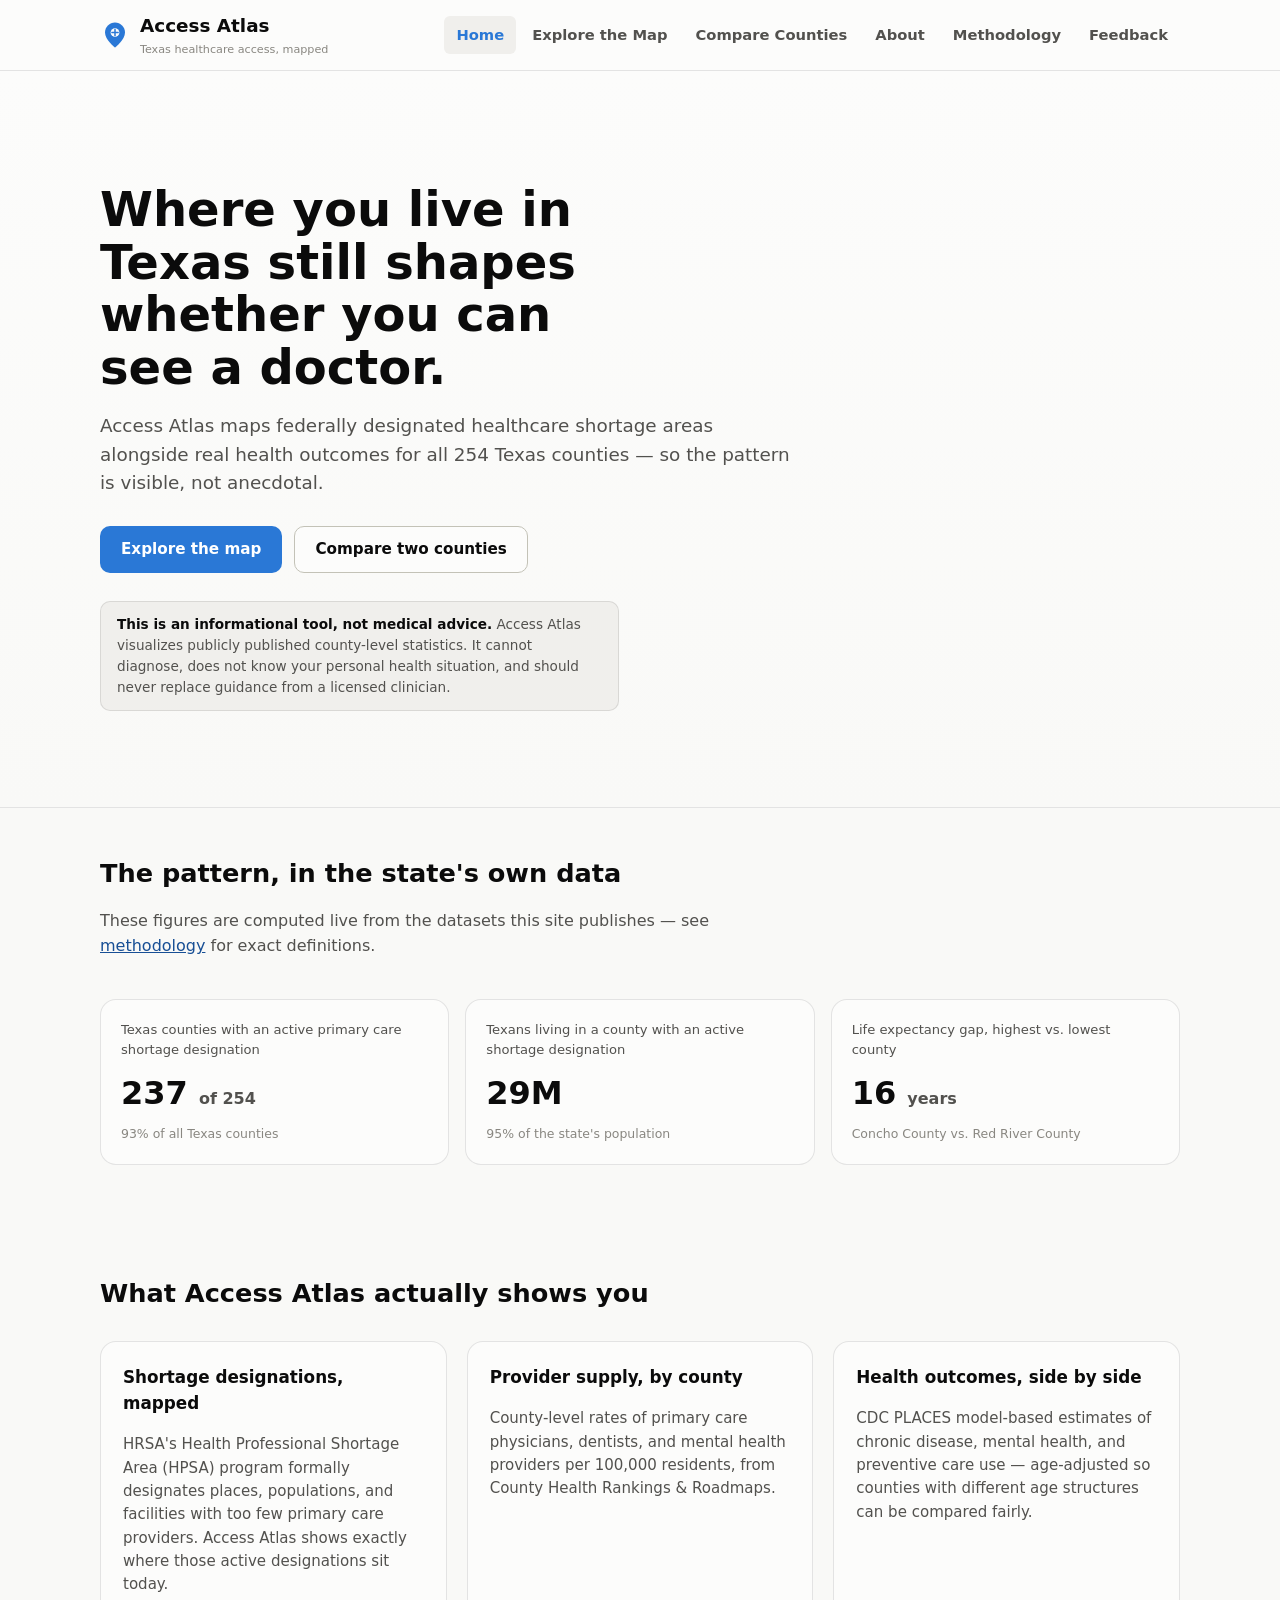
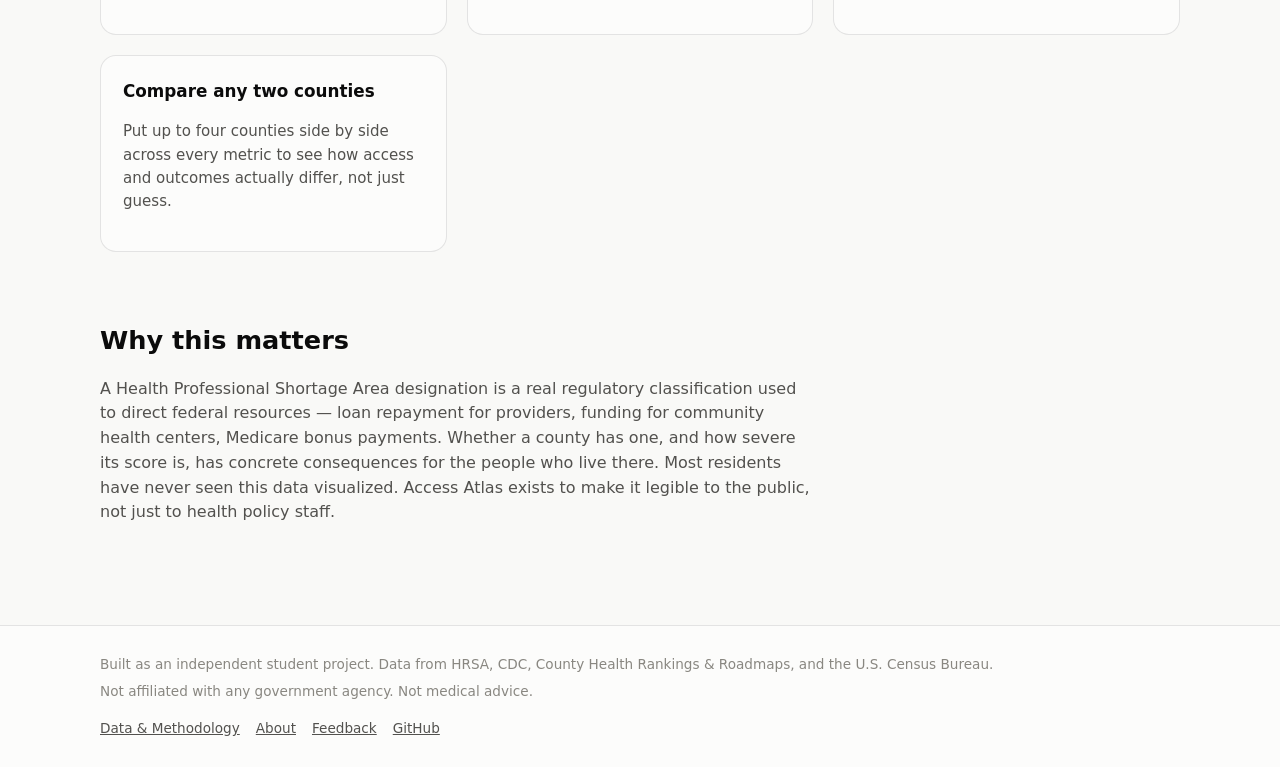
<file: docs/index.html>
<!doctype html>
<html lang="en">
<head>
<meta charset="utf-8">
<meta name="viewport" content="width=device-width, initial-scale=1">
<title>Access Atlas — Mapping Healthcare Access Across Texas</title>
<meta name="description" content="Access Atlas maps healthcare shortage areas, provider supply, and health outcomes across all 254 Texas counties using public HRSA, CDC, and County Health Rankings data.">
<link rel="icon" href="assets/logo.svg" type="image/svg+xml">
<link rel="stylesheet" href="css/styles.css">
</head>
<body>
<a class="skip-link" href="#main">Skip to content</a>

<header class="site-header">
  <div class="wrap">
    <a class="brand" href="index.html">
      <img src="assets/logo.svg" alt="">
      <span>Access Atlas<span class="tag">Texas healthcare access, mapped</span></span>
    </a>
    <nav class="main-nav" aria-label="Primary">
      <a href="index.html" aria-current="page">Home</a>
      <a href="explore.html">Explore the Map</a>
      <a href="compare.html">Compare Counties</a>
      <a href="about.html">About</a>
      <a href="methodology.html">Methodology</a>
      <a href="feedback.html">Feedback</a>
    </nav>
  </div>
</header>

<main id="main">
  <section class="hero">
    <div class="wrap">
      <h1>Where you live in Texas still shapes whether you can see a doctor.</h1>
      <p class="lede">Access Atlas maps federally designated healthcare shortage areas alongside real health outcomes for all 254 Texas counties — so the pattern is visible, not anecdotal.</p>
      <div class="cta-row">
        <a class="btn btn-primary" href="explore.html">Explore the map</a>
        <a class="btn btn-secondary" href="compare.html">Compare two counties</a>
      </div>
      <div class="disclaimer-banner">
        <strong>This is an informational tool, not medical advice.</strong> Access Atlas visualizes publicly published county-level statistics. It cannot diagnose, does not know your personal health situation, and should never replace guidance from a licensed clinician.
      </div>
    </div>
  </section>

  <section class="tight">
    <div class="wrap">
      <div class="section-head">
        <h2>The pattern, in the state's own data</h2>
        <p>These figures are computed live from the datasets this site publishes — see <a href="methodology.html">methodology</a> for exact definitions.</p>
      </div>
      <div class="stat-row" id="stat-row" aria-live="polite">
        <div class="stat-tile"><div class="label">Loading current statistics…</div></div>
      </div>
    </div>
  </section>

  <section class="tight">
    <div class="wrap">
      <div class="section-head">
        <h2>What Access Atlas actually shows you</h2>
      </div>
      <div class="card-grid">
        <div class="card">
          <h3>Shortage designations, mapped</h3>
          <p>HRSA's Health Professional Shortage Area (HPSA) program formally designates places, populations, and facilities with too few primary care providers. Access Atlas shows exactly where those active designations sit today.</p>
        </div>
        <div class="card">
          <h3>Provider supply, by county</h3>
          <p>County-level rates of primary care physicians, dentists, and mental health providers per 100,000 residents, from County Health Rankings &amp; Roadmaps.</p>
        </div>
        <div class="card">
          <h3>Health outcomes, side by side</h3>
          <p>CDC PLACES model-based estimates of chronic disease, mental health, and preventive care use — age-adjusted so counties with different age structures can be compared fairly.</p>
        </div>
        <div class="card">
          <h3>Compare any two counties</h3>
          <p>Put up to four counties side by side across every metric to see how access and outcomes actually differ, not just guess.</p>
        </div>
      </div>
    </div>
  </section>

  <section class="tight">
    <div class="wrap">
      <div class="section-head">
        <h2>Why this matters</h2>
        <p class="text-muted" style="max-width:70ch;">
          A Health Professional Shortage Area designation is a real regulatory
          classification used to direct federal resources — loan repayment for
          providers, funding for community health centers, Medicare bonus
          payments. Whether a county has one, and how severe its score is,
          has concrete consequences for the people who live there. Most
          residents have never seen this data visualized. Access Atlas exists
          to make it legible to the public, not just to health policy staff.
        </p>
      </div>
    </div>
  </section>
</main>

<footer class="site-footer">
  <div class="wrap">
    <div>
      <p style="margin:0 0 6px;">Built as an independent student project. Data from HRSA, CDC, County Health Rankings &amp; Roadmaps, and the U.S. Census Bureau.</p>
      <p style="margin:0;">Not affiliated with any government agency. Not medical advice.</p>
    </div>
    <div class="footer-links">
      <a href="methodology.html">Data &amp; Methodology</a>
      <a href="about.html">About</a>
      <a href="feedback.html">Feedback</a>
      <a href="https://github.com/ammaarahmedcolleyville/access-atlas" id="repo-link">GitHub</a>
    </div>
  </div>
</footer>

<script src="js/app.js"></script>
<script>
(async () => {
  const el = document.getElementById("stat-row");
  try {
    const counties = await AccessAtlas.loadCounties();
    const n = counties.length;
    const shortageCounties = counties.filter(c => c.hpsa_active_count > 0);
    const totalPop = counties.reduce((s, c) => s + (c.population || 0), 0);
    const popInShortage = shortageCounties.reduce((s, c) => s + (c.population || 0), 0);
    const withLE = counties.filter(c => c.life_expectancy_years);
    const maxLE = withLE.reduce((a, b) => a.life_expectancy_years > b.life_expectancy_years ? a : b);
    const minLE = withLE.reduce((a, b) => a.life_expectancy_years < b.life_expectancy_years ? a : b);
    const gap = (maxLE.life_expectancy_years - minLE.life_expectancy_years).toFixed(0);

    el.innerHTML = "";
    const tiles = [
      { label: "Texas counties with an active primary care shortage designation", value: `${shortageCounties.length} <small>of ${n}</small>`, note: `${Math.round(shortageCounties.length / n * 100)}% of all Texas counties` },
      { label: "Texans living in a county with an active shortage designation", value: `${Math.round(popInShortage / 1e6)}M`, note: `${Math.round(popInShortage / totalPop * 100)}% of the state's population` },
      { label: "Life expectancy gap, highest vs. lowest county", value: `${gap} <small>years</small>`, note: `${maxLE.county_name} County vs. ${minLE.county_name} County` },
    ];
    for (const t of tiles) {
      const div = document.createElement("div");
      div.className = "stat-tile";
      div.innerHTML = `<div class="label"></div><div class="value"></div><div class="note"></div>`;
      div.querySelector(".label").textContent = t.label;
      div.querySelector(".value").innerHTML = t.value;
      div.querySelector(".note").textContent = t.note;
      el.appendChild(div);
    }
  } catch (e) {
    el.innerHTML = '<div class="stat-tile"><div class="label">Statistics unavailable — data failed to load.</div></div>';
    console.error(e);
  }
})();
</script>
</body>
</html>
</file>
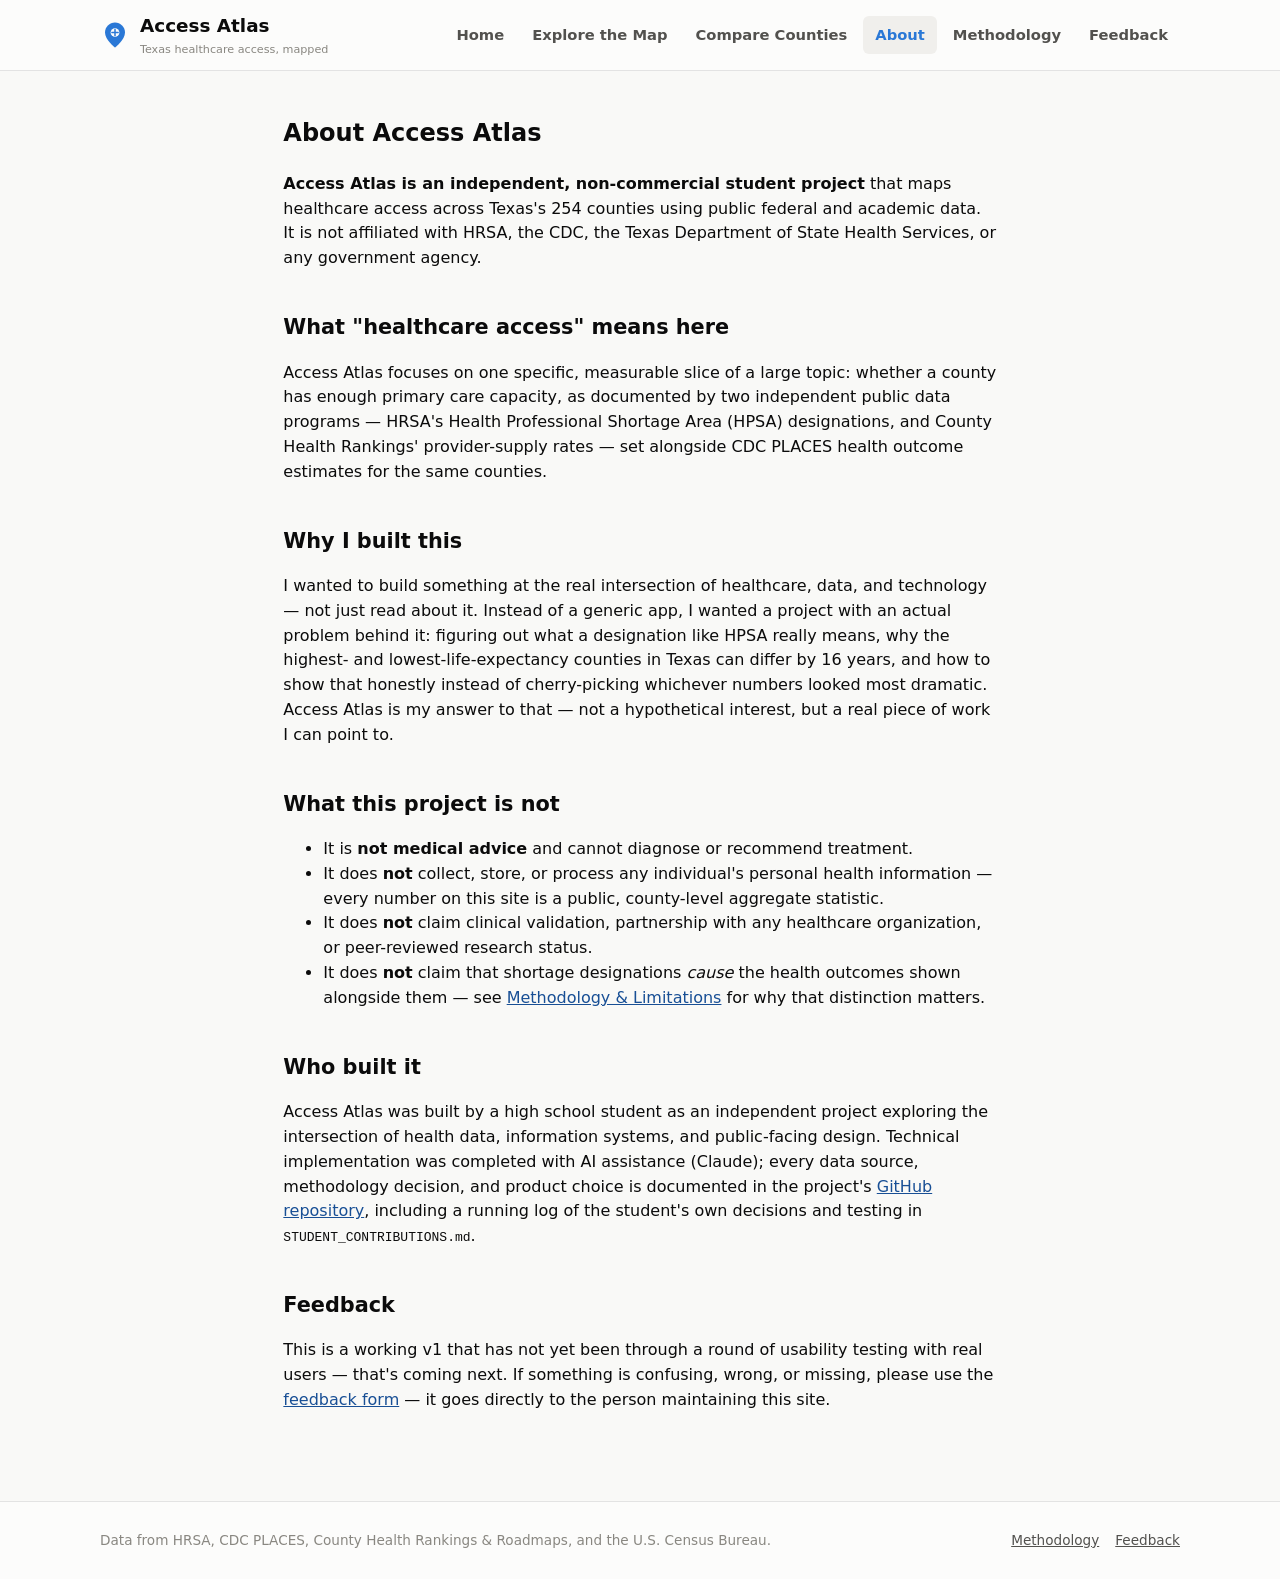
<file: docs/about.html>
<!doctype html>
<html lang="en">
<head>
<meta charset="utf-8">
<meta name="viewport" content="width=device-width, initial-scale=1">
<title>About — Access Atlas</title>
<meta name="description" content="What Access Atlas is, who built it, why it exists, and what it is not.">
<link rel="icon" href="assets/logo.svg" type="image/svg+xml">
<link rel="stylesheet" href="css/styles.css">
</head>
<body>
<a class="skip-link" href="#main">Skip to content</a>

<header class="site-header">
  <div class="wrap">
    <a class="brand" href="index.html">
      <img src="assets/logo.svg" alt="">
      <span>Access Atlas<span class="tag">Texas healthcare access, mapped</span></span>
    </a>
    <nav class="main-nav" aria-label="Primary">
      <a href="index.html">Home</a>
      <a href="explore.html">Explore the Map</a>
      <a href="compare.html">Compare Counties</a>
      <a href="about.html" aria-current="page">About</a>
      <a href="methodology.html">Methodology</a>
      <a href="feedback.html">Feedback</a>
    </nav>
  </div>
</header>

<main id="main">
  <section class="tight">
    <div class="wrap prose">
      <h1>About Access Atlas</h1>

      <p><strong>Access Atlas is an independent, non-commercial student project</strong> that maps healthcare access across Texas's 254 counties using public federal and academic data. It is not affiliated with HRSA, the CDC, the Texas Department of State Health Services, or any government agency.</p>

      <h2>What "healthcare access" means here</h2>
      <p>Access Atlas focuses on one specific, measurable slice of a large topic: whether a county has enough primary care capacity, as documented by two independent public data programs — HRSA's Health Professional Shortage Area (HPSA) designations, and County Health Rankings' provider-supply rates — set alongside CDC PLACES health outcome estimates for the same counties.</p>

      <h2 id="why-i-built-this">Why I built this</h2>
      <p>
        I wanted to build something at the real intersection of healthcare, data, and technology — not just read about it. Instead of a generic app, I wanted a project with an actual problem behind it: figuring out what a designation like HPSA really means, why the highest- and lowest-life-expectancy counties in Texas can differ by 16 years, and how to show that honestly instead of cherry-picking whichever numbers looked most dramatic. Access Atlas is my answer to that — not a hypothetical interest, but a real piece of work I can point to.
      </p>

      <h2>What this project is not</h2>
      <ul>
        <li>It is <strong>not medical advice</strong> and cannot diagnose or recommend treatment.</li>
        <li>It does <strong>not</strong> collect, store, or process any individual's personal health information — every number on this site is a public, county-level aggregate statistic.</li>
        <li>It does <strong>not</strong> claim clinical validation, partnership with any healthcare organization, or peer-reviewed research status.</li>
        <li>It does <strong>not</strong> claim that shortage designations <em>cause</em> the health outcomes shown alongside them — see <a href="methodology.html#limitations">Methodology &amp; Limitations</a> for why that distinction matters.</li>
      </ul>

      <h2>Who built it</h2>
      <p>Access Atlas was built by a high school student as an independent project exploring the intersection of health data, information systems, and public-facing design. Technical implementation was completed with AI assistance (Claude); every data source, methodology decision, and product choice is documented in the project's <a href="https://github.com/ammaarahmedcolleyville/access-atlas">GitHub repository</a>, including a running log of the student's own decisions and testing in <code>STUDENT_CONTRIBUTIONS.md</code>.</p>

      <h2>Feedback</h2>
      <p>This is a working v1 that has not yet been through a round of usability testing with real users — that's coming next. If something is confusing, wrong, or missing, please use the <a href="feedback.html">feedback form</a> — it goes directly to the person maintaining this site.</p>
    </div>
  </section>
</main>

<footer class="site-footer">
  <div class="wrap">
    <div><p style="margin:0;">Data from HRSA, CDC PLACES, County Health Rankings &amp; Roadmaps, and the U.S. Census Bureau.</p></div>
    <div class="footer-links"><a href="methodology.html">Methodology</a><a href="feedback.html">Feedback</a></div>
  </div>
</footer>
</body>
</html>
</file>
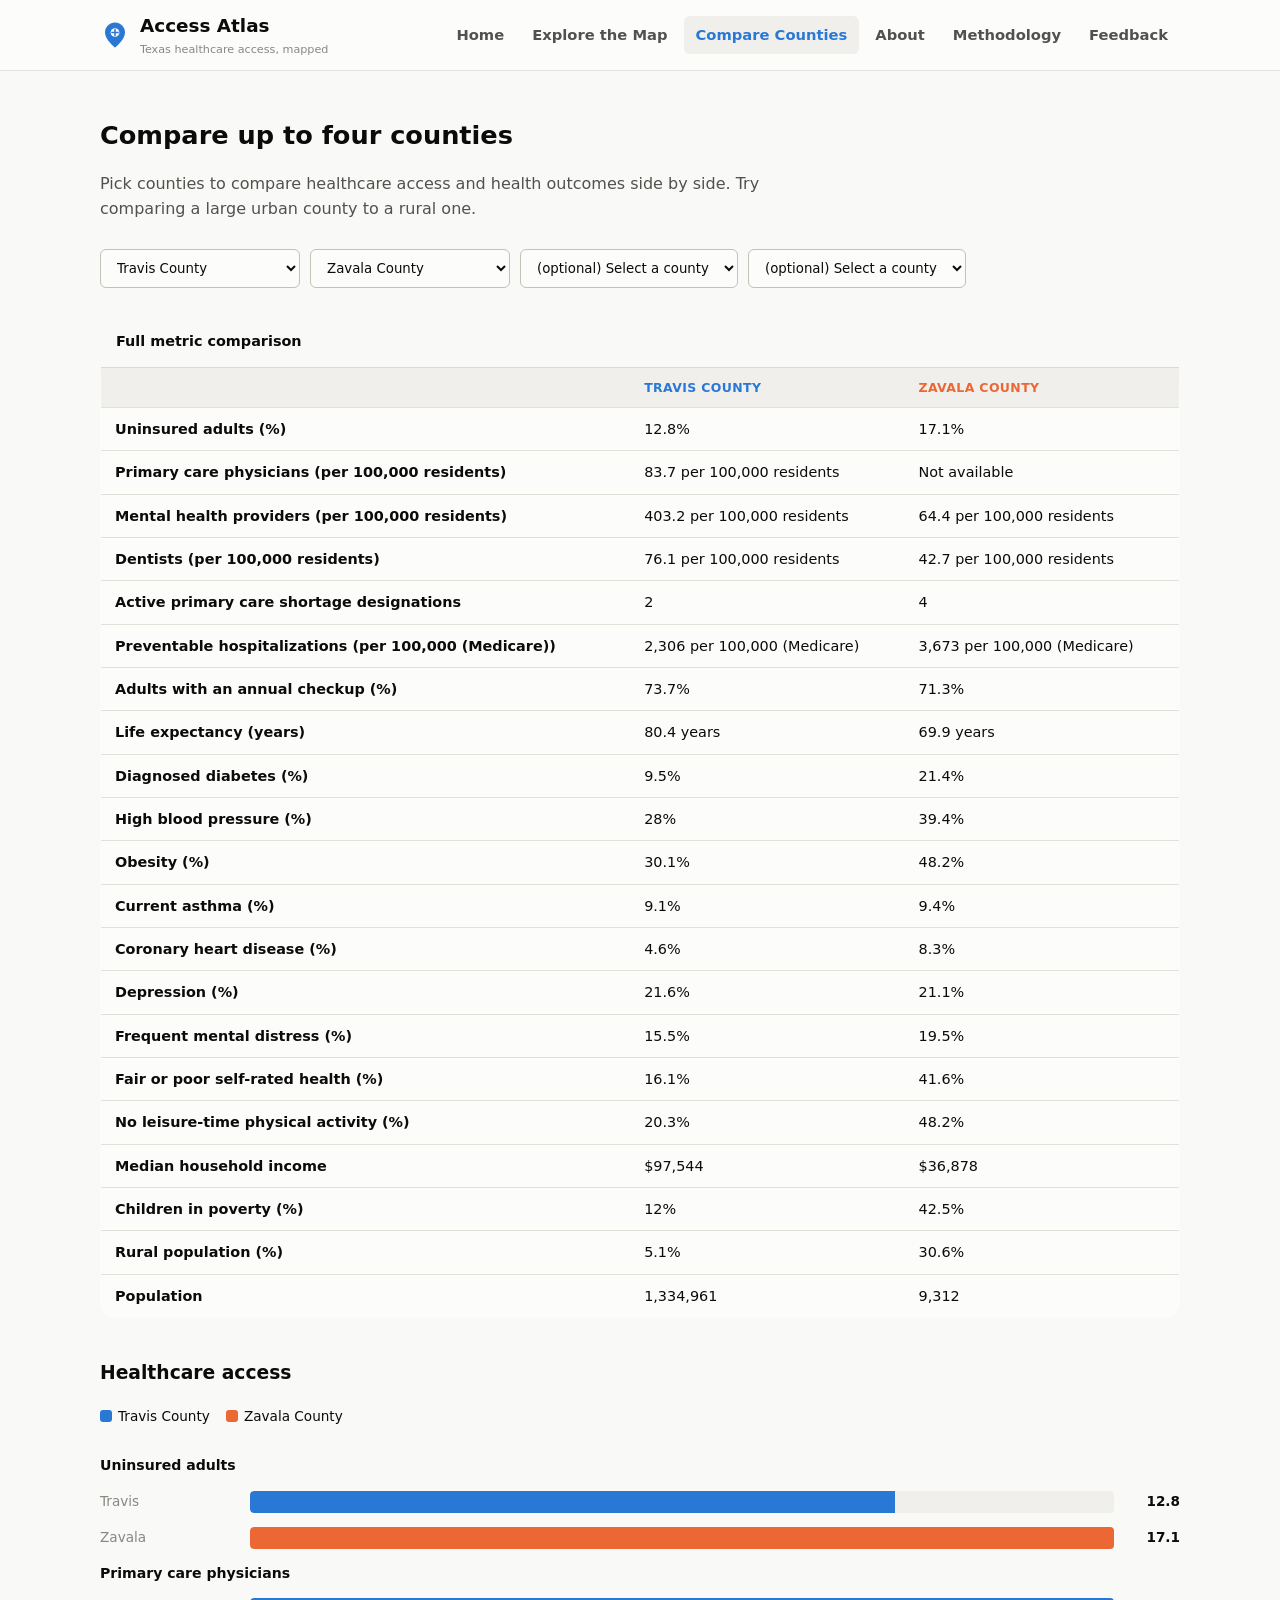
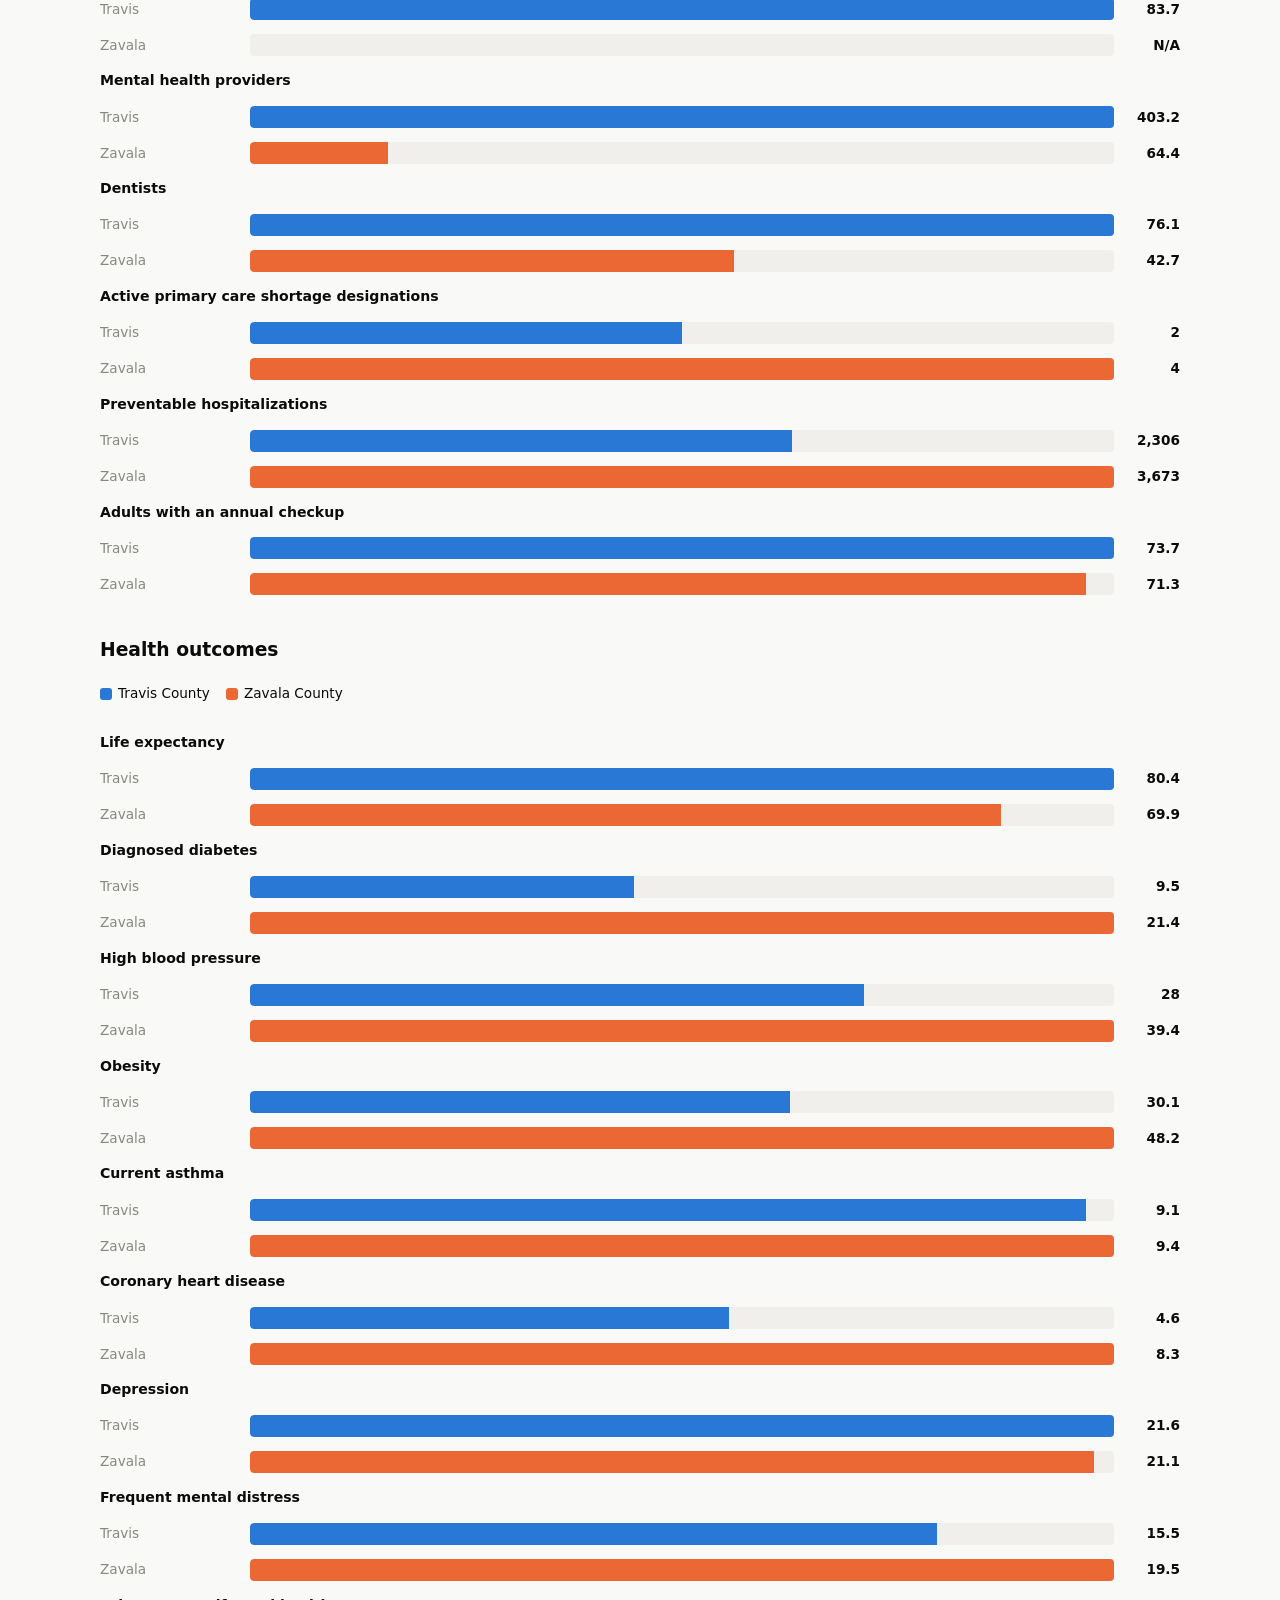
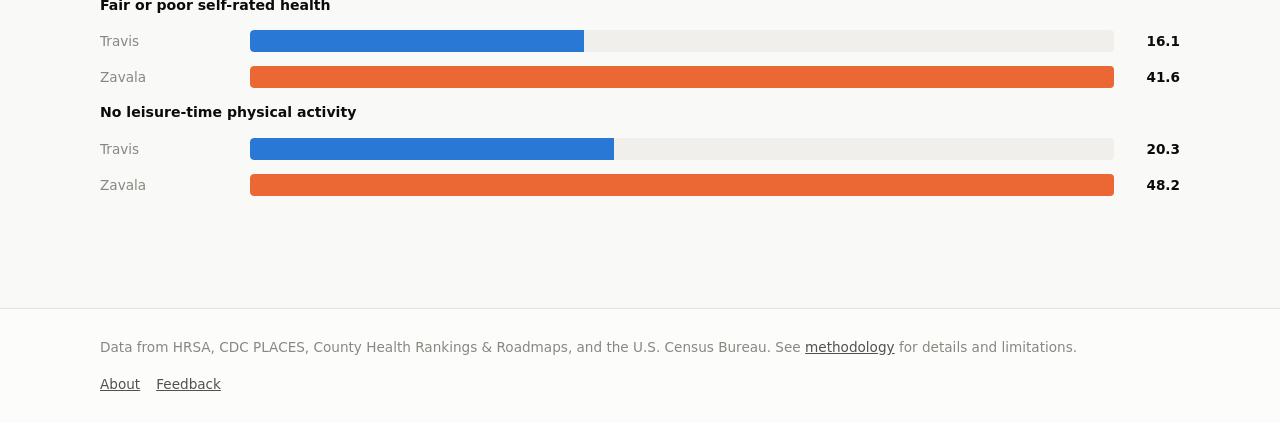
<file: docs/compare.html>
<!doctype html>
<html lang="en">
<head>
<meta charset="utf-8">
<meta name="viewport" content="width=device-width, initial-scale=1">
<title>Compare Counties — Access Atlas</title>
<meta name="description" content="Compare healthcare access and health outcomes across up to four Texas counties, side by side.">
<link rel="icon" href="assets/logo.svg" type="image/svg+xml">
<link rel="stylesheet" href="css/styles.css">
</head>
<body>
<a class="skip-link" href="#main">Skip to content</a>

<header class="site-header">
  <div class="wrap">
    <a class="brand" href="index.html">
      <img src="assets/logo.svg" alt="">
      <span>Access Atlas<span class="tag">Texas healthcare access, mapped</span></span>
    </a>
    <nav class="main-nav" aria-label="Primary">
      <a href="index.html">Home</a>
      <a href="explore.html">Explore the Map</a>
      <a href="compare.html" aria-current="page">Compare Counties</a>
      <a href="about.html">About</a>
      <a href="methodology.html">Methodology</a>
      <a href="feedback.html">Feedback</a>
    </nav>
  </div>
</header>

<main id="main">
  <section class="tight">
    <div class="wrap">
      <div class="section-head">
        <h2>Compare up to four counties</h2>
        <p>Pick counties to compare healthcare access and health outcomes side by side. Try comparing a large urban county to a rural one.</p>
      </div>

      <div class="compare-picker" id="picker" role="group" aria-label="County selectors"></div>

      <div id="results" aria-live="polite"></div>
    </div>
  </section>
</main>

<footer class="site-footer">
  <div class="wrap">
    <div><p style="margin:0;">Data from HRSA, CDC PLACES, County Health Rankings &amp; Roadmaps, and the U.S. Census Bureau. See <a href="methodology.html">methodology</a> for details and limitations.</p></div>
    <div class="footer-links"><a href="about.html">About</a><a href="feedback.html">Feedback</a></div>
  </div>
</footer>

<script src="js/app.js"></script>
<script src="js/compare.js"></script>
</body>
</html>
</file>
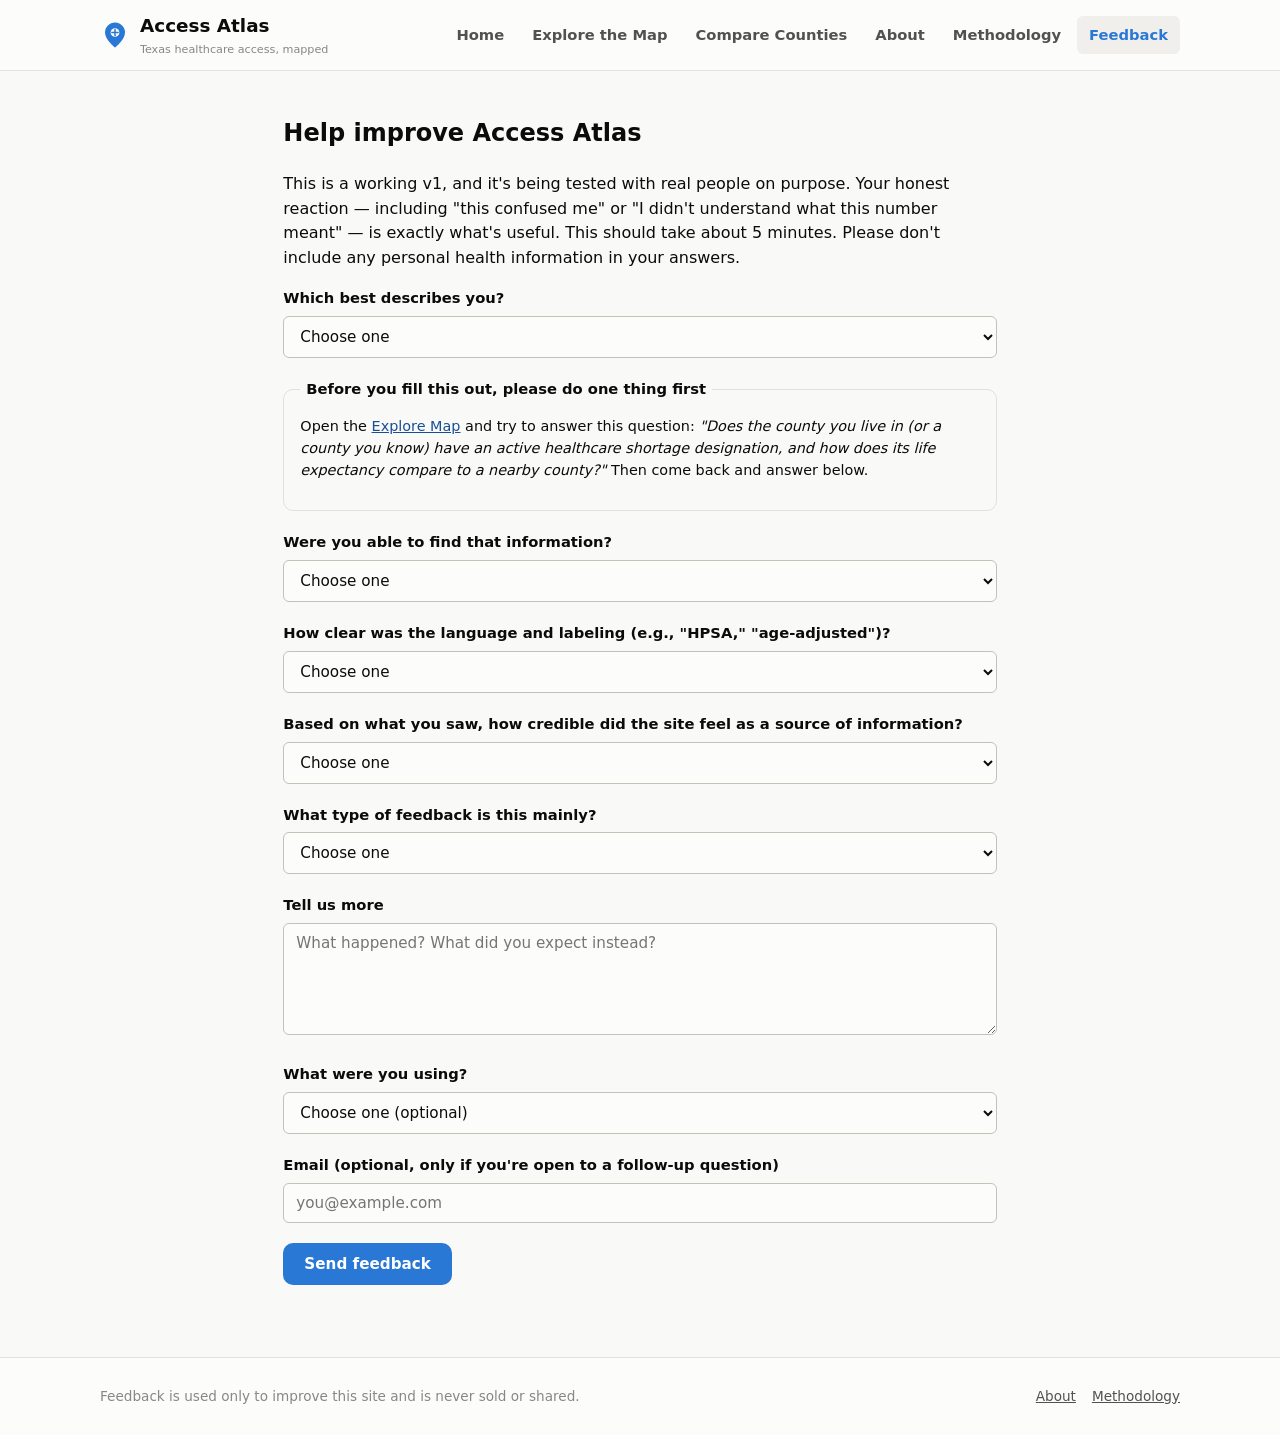
<file: docs/feedback.html>
<!doctype html>
<html lang="en">
<head>
<meta charset="utf-8">
<meta name="viewport" content="width=device-width, initial-scale=1">
<title>Feedback — Access Atlas</title>
<meta name="description" content="Share usability feedback on Access Atlas.">
<link rel="icon" href="assets/logo.svg" type="image/svg+xml">
<link rel="stylesheet" href="css/styles.css">
</head>
<body>
<a class="skip-link" href="#main">Skip to content</a>

<header class="site-header">
  <div class="wrap">
    <a class="brand" href="index.html">
      <img src="assets/logo.svg" alt="">
      <span>Access Atlas<span class="tag">Texas healthcare access, mapped</span></span>
    </a>
    <nav class="main-nav" aria-label="Primary">
      <a href="index.html">Home</a>
      <a href="explore.html">Explore the Map</a>
      <a href="compare.html">Compare Counties</a>
      <a href="about.html">About</a>
      <a href="methodology.html">Methodology</a>
      <a href="feedback.html" aria-current="page">Feedback</a>
    </nav>
  </div>
</header>

<main id="main">
  <section class="tight">
    <div class="wrap prose">
      <h1>Help improve Access Atlas</h1>
      <p>This is a working v1, and it's being tested with real people on purpose. Your honest reaction — including "this confused me" or "I didn't understand what this number meant" — is exactly what's useful. This should take about 5 minutes. Please don't include any personal health information in your answers.</p>

      <form id="feedback-form" action="https://formspree.io/f/meaqdnlz" method="POST">
        <div class="form-field">
          <label for="role">Which best describes you?</label>
          <select id="role" name="role" required>
            <option value="">Choose one</option>
            <option>Texas resident, general public</option>
            <option>Student</option>
            <option>Healthcare professional or student</option>
            <option>Public health / policy background</option>
            <option>Software / data background</option>
            <option>Other</option>
          </select>
        </div>

        <fieldset>
          <legend>Before you fill this out, please do one thing first</legend>
          <p style="margin-top:0;font-size:0.9rem;">Open the <a href="explore.html" target="_blank" rel="noopener">Explore Map</a> and try to answer this question: <em>"Does the county you live in (or a county you know) have an active healthcare shortage designation, and how does its life expectancy compare to a nearby county?"</em> Then come back and answer below.</p>
        </fieldset>

        <div class="form-field">
          <label for="task-success">Were you able to find that information?</label>
          <select id="task-success" name="task_success" required>
            <option value="">Choose one</option>
            <option>Yes, easily</option>
            <option>Yes, but it took some effort</option>
            <option>No, I couldn't find it</option>
          </select>
        </div>

        <div class="form-field">
          <label for="clarity">How clear was the language and labeling (e.g., "HPSA," "age-adjusted")?</label>
          <select id="clarity" name="clarity_rating" required>
            <option value="">Choose one</option>
            <option>Very clear</option>
            <option>Mostly clear</option>
            <option>Somewhat confusing</option>
            <option>Very confusing</option>
          </select>
        </div>

        <div class="form-field">
          <label for="trust">Based on what you saw, how credible did the site feel as a source of information?</label>
          <select id="trust" name="trust_rating" required>
            <option value="">Choose one</option>
            <option>Very credible</option>
            <option>Somewhat credible</option>
            <option>Not very credible</option>
            <option>Not sure</option>
          </select>
        </div>

        <div class="form-field">
          <label for="feedback-type">What type of feedback is this mainly?</label>
          <select id="feedback-type" name="feedback_type" required>
            <option value="">Choose one</option>
            <option>Something was confusing</option>
            <option>Something looked broken / didn't work</option>
            <option>Suggestion for a new feature</option>
            <option>Accessibility issue (e.g., hard to read, keyboard/screen reader trouble)</option>
            <option>General praise or comment</option>
            <option>Other</option>
          </select>
        </div>

        <div class="form-field">
          <label for="details">Tell us more</label>
          <textarea id="details" name="details" rows="5" placeholder="What happened? What did you expect instead?" required></textarea>
        </div>

        <div class="form-field">
          <label for="device">What were you using?</label>
          <select id="device" name="device">
            <option value="">Choose one (optional)</option>
            <option>Phone</option>
            <option>Laptop / desktop</option>
            <option>Tablet</option>
          </select>
        </div>

        <div class="form-field">
          <label for="email">Email (optional, only if you're open to a follow-up question)</label>
          <input type="email" id="email" name="email" placeholder="you@example.com">
        </div>

        <button type="submit" class="btn btn-primary">Send feedback</button>
      </form>
    </div>
  </section>
</main>

<footer class="site-footer">
  <div class="wrap">
    <div><p style="margin:0;">Feedback is used only to improve this site and is never sold or shared.</p></div>
    <div class="footer-links"><a href="about.html">About</a><a href="methodology.html">Methodology</a></div>
  </div>
</footer>
</body>
</html>
</file>
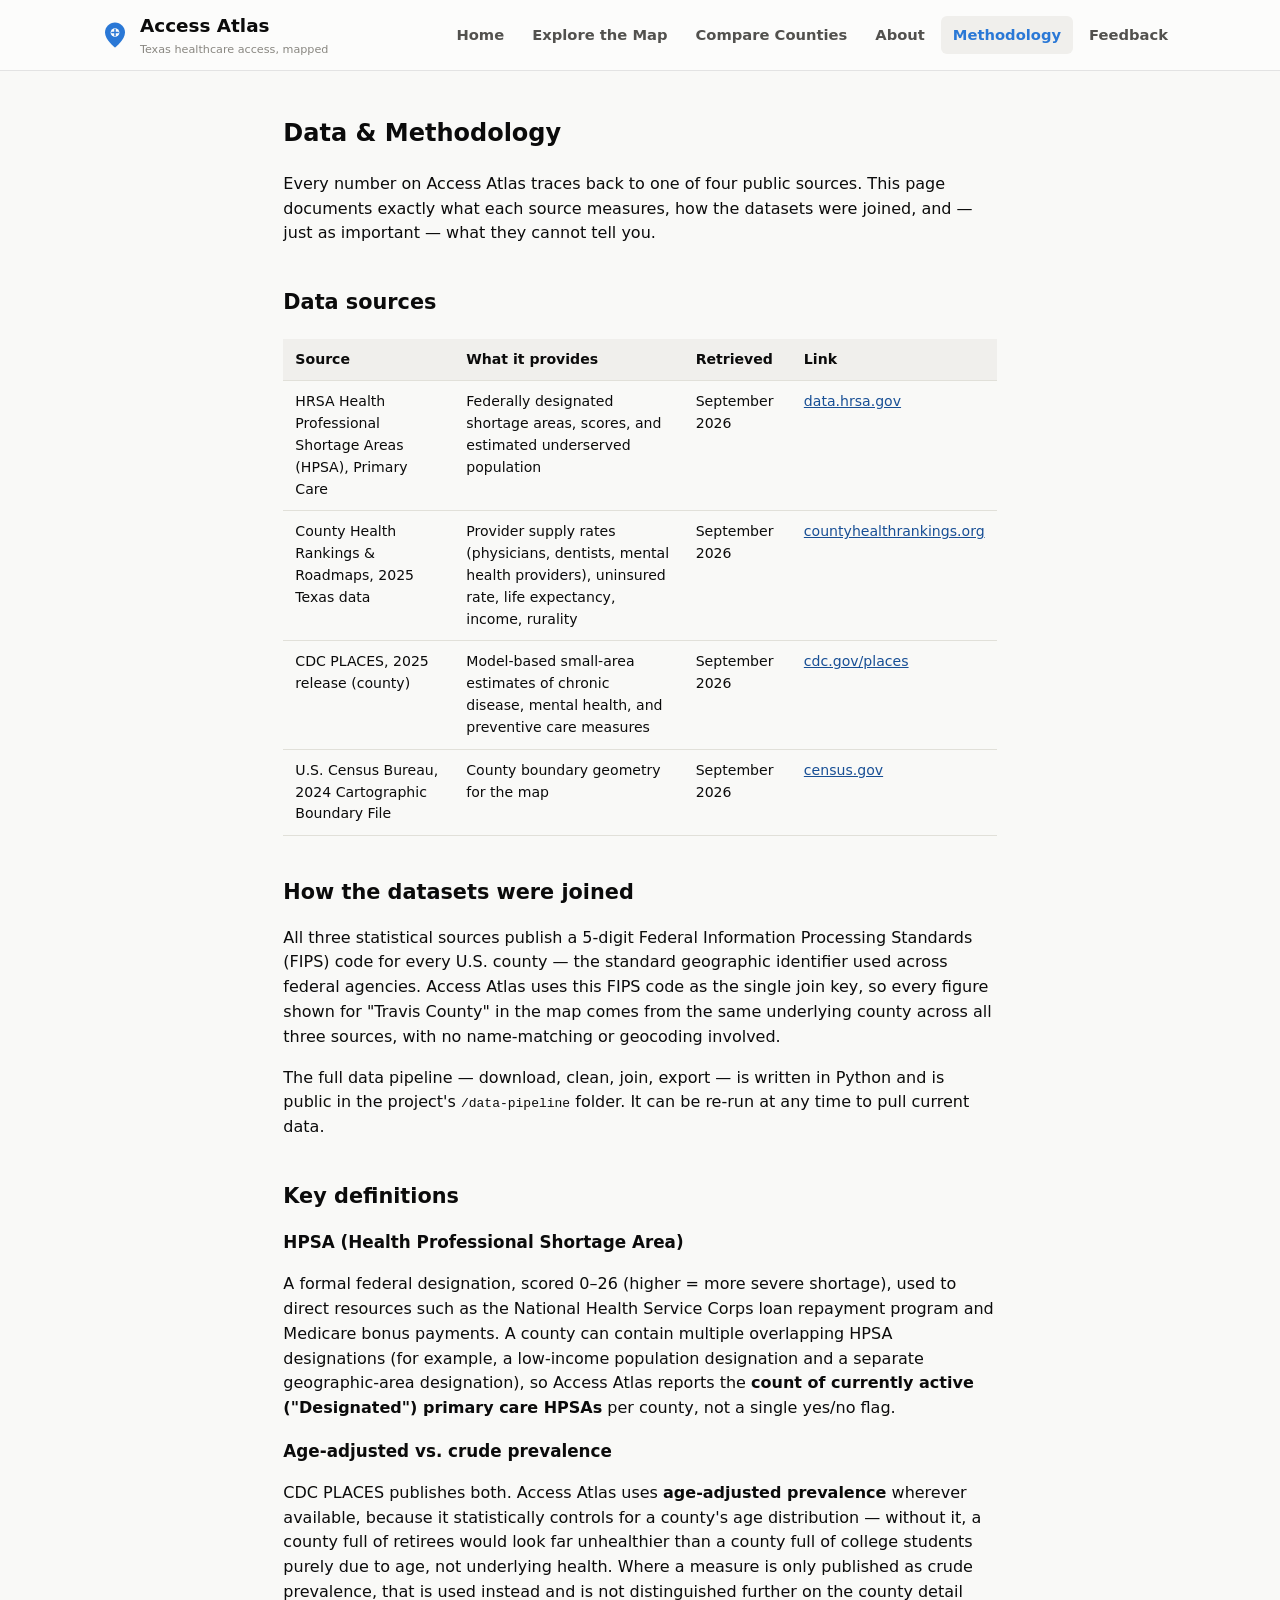
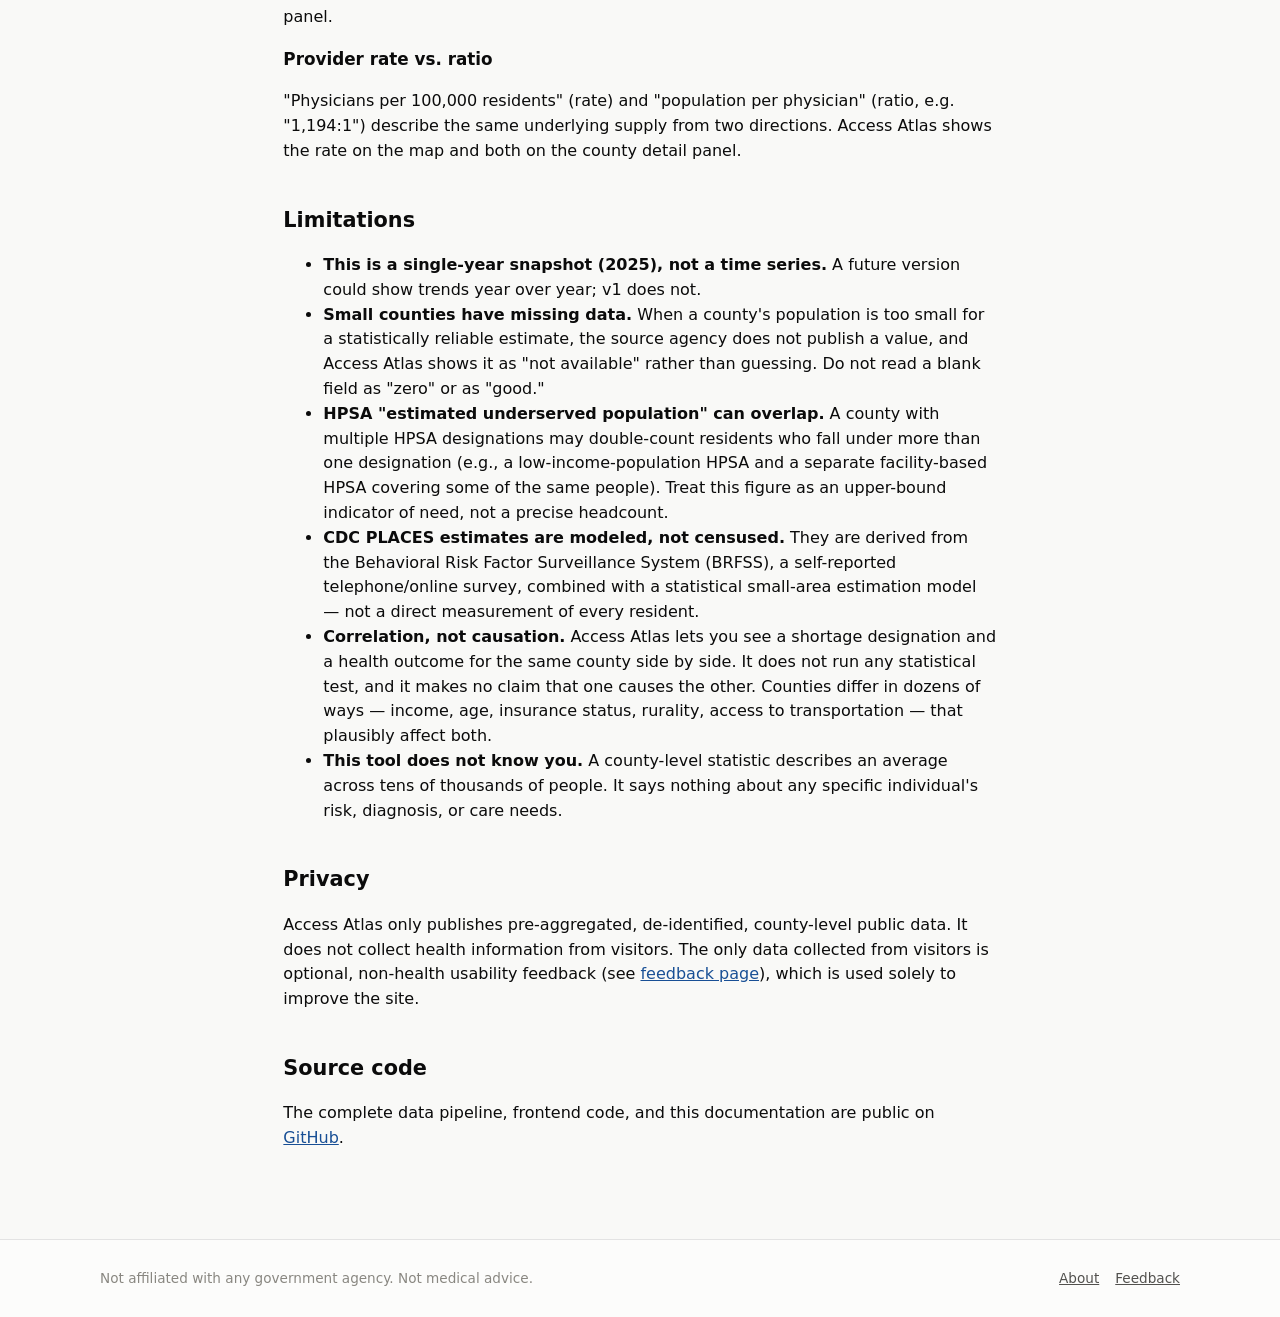
<file: docs/methodology.html>
<!doctype html>
<html lang="en">
<head>
<meta charset="utf-8">
<meta name="viewport" content="width=device-width, initial-scale=1">
<title>Data &amp; Methodology — Access Atlas</title>
<meta name="description" content="Data sources, definitions, cleaning methodology, and known limitations behind Access Atlas.">
<link rel="icon" href="assets/logo.svg" type="image/svg+xml">
<link rel="stylesheet" href="css/styles.css">
</head>
<body>
<a class="skip-link" href="#main">Skip to content</a>

<header class="site-header">
  <div class="wrap">
    <a class="brand" href="index.html">
      <img src="assets/logo.svg" alt="">
      <span>Access Atlas<span class="tag">Texas healthcare access, mapped</span></span>
    </a>
    <nav class="main-nav" aria-label="Primary">
      <a href="index.html">Home</a>
      <a href="explore.html">Explore the Map</a>
      <a href="compare.html">Compare Counties</a>
      <a href="about.html">About</a>
      <a href="methodology.html" aria-current="page">Methodology</a>
      <a href="feedback.html">Feedback</a>
    </nav>
  </div>
</header>

<main id="main">
  <section class="tight">
    <div class="wrap prose">
      <h1>Data &amp; Methodology</h1>
      <p>Every number on Access Atlas traces back to one of four public sources. This page documents exactly what each source measures, how the datasets were joined, and — just as important — what they cannot tell you.</p>

      <h2>Data sources</h2>
      <table class="source-table">
        <thead><tr><th>Source</th><th>What it provides</th><th>Retrieved</th><th>Link</th></tr></thead>
        <tbody>
          <tr>
            <td>HRSA Health Professional Shortage Areas (HPSA), Primary Care</td>
            <td>Federally designated shortage areas, scores, and estimated underserved population</td>
            <td>September 2026</td>
            <td><a href="https://data.hrsa.gov/topics/health-workforce/shortage-areas">data.hrsa.gov</a></td>
          </tr>
          <tr>
            <td>County Health Rankings &amp; Roadmaps, 2025 Texas data</td>
            <td>Provider supply rates (physicians, dentists, mental health providers), uninsured rate, life expectancy, income, rurality</td>
            <td>September 2026</td>
            <td><a href="https://www.countyhealthrankings.org/health-data/texas">countyhealthrankings.org</a></td>
          </tr>
          <tr>
            <td>CDC PLACES, 2025 release (county)</td>
            <td>Model-based small-area estimates of chronic disease, mental health, and preventive care measures</td>
            <td>September 2026</td>
            <td><a href="https://www.cdc.gov/places/">cdc.gov/places</a></td>
          </tr>
          <tr>
            <td>U.S. Census Bureau, 2024 Cartographic Boundary File</td>
            <td>County boundary geometry for the map</td>
            <td>September 2026</td>
            <td><a href="https://www.census.gov/geographies/mapping-files/time-series/geo/carto-boundary-file.html">census.gov</a></td>
          </tr>
        </tbody>
      </table>

      <h2>How the datasets were joined</h2>
      <p>All three statistical sources publish a 5-digit Federal Information Processing Standards (FIPS) code for every U.S. county — the standard geographic identifier used across federal agencies. Access Atlas uses this FIPS code as the single join key, so every figure shown for "Travis County" in the map comes from the same underlying county across all three sources, with no name-matching or geocoding involved.</p>
      <p>The full data pipeline — download, clean, join, export — is written in Python and is public in the project's <code>/data-pipeline</code> folder. It can be re-run at any time to pull current data.</p>

      <h2>Key definitions</h2>
      <h3>HPSA (Health Professional Shortage Area)</h3>
      <p>A formal federal designation, scored 0–26 (higher = more severe shortage), used to direct resources such as the National Health Service Corps loan repayment program and Medicare bonus payments. A county can contain multiple overlapping HPSA designations (for example, a low-income population designation and a separate geographic-area designation), so Access Atlas reports the <strong>count of currently active ("Designated") primary care HPSAs</strong> per county, not a single yes/no flag.</p>
      <h3>Age-adjusted vs. crude prevalence</h3>
      <p>CDC PLACES publishes both. Access Atlas uses <strong>age-adjusted prevalence</strong> wherever available, because it statistically controls for a county's age distribution — without it, a county full of retirees would look far unhealthier than a county full of college students purely due to age, not underlying health. Where a measure is only published as crude prevalence, that is used instead and is not distinguished further on the county detail panel.</p>
      <h3>Provider rate vs. ratio</h3>
      <p>"Physicians per 100,000 residents" (rate) and "population per physician" (ratio, e.g. "1,194:1") describe the same underlying supply from two directions. Access Atlas shows the rate on the map and both on the county detail panel.</p>

      <h2 id="limitations">Limitations</h2>
      <ul>
        <li><strong>This is a single-year snapshot (2025), not a time series.</strong> A future version could show trends year over year; v1 does not.</li>
        <li><strong>Small counties have missing data.</strong> When a county's population is too small for a statistically reliable estimate, the source agency does not publish a value, and Access Atlas shows it as "not available" rather than guessing. Do not read a blank field as "zero" or as "good."</li>
        <li><strong>HPSA "estimated underserved population" can overlap.</strong> A county with multiple HPSA designations may double-count residents who fall under more than one designation (e.g., a low-income-population HPSA and a separate facility-based HPSA covering some of the same people). Treat this figure as an upper-bound indicator of need, not a precise headcount.</li>
        <li><strong>CDC PLACES estimates are modeled, not censused.</strong> They are derived from the Behavioral Risk Factor Surveillance System (BRFSS), a self-reported telephone/online survey, combined with a statistical small-area estimation model — not a direct measurement of every resident.</li>
        <li><strong>Correlation, not causation.</strong> Access Atlas lets you see a shortage designation and a health outcome for the same county side by side. It does not run any statistical test, and it makes no claim that one causes the other. Counties differ in dozens of ways — income, age, insurance status, rurality, access to transportation — that plausibly affect both.</li>
        <li><strong>This tool does not know you.</strong> A county-level statistic describes an average across tens of thousands of people. It says nothing about any specific individual's risk, diagnosis, or care needs.</li>
      </ul>

      <h2>Privacy</h2>
      <p>Access Atlas only publishes pre-aggregated, de-identified, county-level public data. It does not collect health information from visitors. The only data collected from visitors is optional, non-health usability feedback (see <a href="feedback.html">feedback page</a>), which is used solely to improve the site.</p>

      <h2>Source code</h2>
      <p>The complete data pipeline, frontend code, and this documentation are public on <a href="https://github.com/ammaarahmedcolleyville/access-atlas">GitHub</a>.</p>
    </div>
  </section>
</main>

<footer class="site-footer">
  <div class="wrap">
    <div><p style="margin:0;">Not affiliated with any government agency. Not medical advice.</p></div>
    <div class="footer-links"><a href="about.html">About</a><a href="feedback.html">Feedback</a></div>
  </div>
</footer>
</body>
</html>
</file>
<file: docs/css/styles.css>
/* ==========================================================================
   Access Atlas - Design tokens
   Palette: validated colorblind-safe default (see /documentation/BRANDING.md)
   ========================================================================== */
:root {
  color-scheme: light;
  --surface-1: #fcfcfb;
  --surface-2: #f9f9f7;
  --surface-3: #f0efec;
  --text-primary: #0b0b0b;
  --text-secondary: #52514e;
  --text-muted: #898781;
  --gridline: #e1e0d9;
  --border: rgba(11, 11, 11, 0.1);
  --border-strong: #c3c2b7;

  --brand: #2a78d6;          /* primary blue - trust, calm, healthcare-appropriate */
  --brand-dark: #184f95;
  --accent: #eb6834;         /* orange - CTAs, highlights */
  --aqua: #1baf7a;

  --status-good: #0ca30c;
  --status-warning: #fab219;
  --status-serious: #ec835a;
  --status-critical: #d03b3b;

  /* sequential blue ramp, light -> dark (magnitude encoding) */
  --seq-100: #cde2fb;
  --seq-200: #9ec5f4;
  --seq-300: #6da7ec;
  --seq-400: #3987e5;
  --seq-500: #256abf;
  --seq-600: #184f95;
  --seq-700: #0d366b;

  --radius-sm: 6px;
  --radius-md: 10px;
  --radius-lg: 16px;
  --font-sans: system-ui, -apple-system, "Segoe UI", sans-serif;
  --max-width: 1120px;
}

@media (prefers-color-scheme: dark) {
  :root:not([data-theme="light"]) {
    color-scheme: dark;
    --surface-1: #1a1a19;
    --surface-2: #0d0d0d;
    --surface-3: #232322;
    --text-primary: #ffffff;
    --text-secondary: #c3c2b7;
    --text-muted: #898781;
    --gridline: #2c2c2a;
    --border: rgba(255, 255, 255, 0.1);
    --border-strong: #383835;
    --brand: #3987e5;
    --brand-dark: #86b6ef;
  }
}
:root[data-theme="dark"] {
  color-scheme: dark;
  --surface-1: #1a1a19;
  --surface-2: #0d0d0d;
  --surface-3: #232322;
  --text-primary: #ffffff;
  --text-secondary: #c3c2b7;
  --text-muted: #898781;
  --gridline: #2c2c2a;
  --border: rgba(255, 255, 255, 0.1);
  --border-strong: #383835;
  --brand: #3987e5;
  --brand-dark: #86b6ef;
}

* { box-sizing: border-box; }
html { scroll-behavior: smooth; }
body {
  margin: 0;
  font-family: var(--font-sans);
  background: var(--surface-2);
  color: var(--text-primary);
  line-height: 1.55;
}
img { max-width: 100%; }
a { color: var(--brand-dark); }
a:hover { text-decoration: none; }

.skip-link {
  position: absolute;
  left: -9999px;
  top: 0;
  background: var(--brand);
  color: #fff;
  padding: 10px 16px;
  z-index: 1000;
  border-radius: 0 0 var(--radius-sm) 0;
}
.skip-link:focus { left: 0; }

/* ---------- layout ---------- */
.wrap {
  max-width: var(--max-width);
  margin: 0 auto;
  padding-inline: 20px;
}

/* ---------- header / nav ---------- */
.site-header {
  border-bottom: 1px solid var(--border);
  background: var(--surface-1);
  position: sticky;
  top: 0;
  z-index: 50;
}
.site-header .wrap {
  display: flex;
  align-items: center;
  justify-content: space-between;
  padding-block: 12px;
  gap: 16px;
  flex-wrap: wrap;
}
.brand {
  display: flex;
  align-items: center;
  gap: 10px;
  font-weight: 700;
  font-size: 1.15rem;
  color: var(--text-primary);
  text-decoration: none;
}
.brand img { width: 30px; height: 30px; }
.brand .tag {
  display: block;
  font-weight: 400;
  font-size: 0.7rem;
  color: var(--text-muted);
}
.main-nav {
  display: flex;
  gap: 4px;
  flex-wrap: wrap;
}
.main-nav a {
  color: var(--text-secondary);
  text-decoration: none;
  font-size: 0.92rem;
  font-weight: 600;
  padding: 8px 12px;
  border-radius: var(--radius-sm);
}
.main-nav a:hover { background: var(--surface-3); }
.main-nav a[aria-current="page"] {
  color: var(--brand);
  background: var(--surface-3);
}

/* ---------- buttons ---------- */
.btn {
  display: inline-flex;
  align-items: center;
  gap: 8px;
  padding: 11px 20px;
  border-radius: var(--radius-md);
  font-weight: 700;
  font-size: 0.95rem;
  text-decoration: none;
  border: 1px solid transparent;
  cursor: pointer;
  font-family: inherit;
}
.btn-primary { background: var(--brand); color: #fff; }
.btn-primary:hover { background: var(--brand-dark); }
.btn-secondary {
  background: var(--surface-1);
  color: var(--text-primary);
  border-color: var(--border-strong);
}
.btn-secondary:hover { background: var(--surface-3); }

/* ---------- hero ---------- */
.hero {
  background: linear-gradient(180deg, var(--surface-1), var(--surface-2));
  border-bottom: 1px solid var(--border);
}
.hero .wrap { padding-block: 64px 48px; }
.hero h1 {
  font-size: clamp(2rem, 4.5vw, 3rem);
  line-height: 1.1;
  margin: 0 0 18px;
  max-width: 16ch;
}
.hero p.lede {
  font-size: 1.15rem;
  color: var(--text-secondary);
  max-width: 60ch;
  margin: 0 0 28px;
}
.hero .cta-row { display: flex; gap: 12px; flex-wrap: wrap; margin-bottom: 8px;}
.disclaimer-banner {
  background: var(--surface-3);
  border: 1px solid var(--border);
  border-radius: var(--radius-md);
  padding: 12px 16px;
  font-size: 0.85rem;
  color: var(--text-secondary);
  margin-top: 28px;
  max-width: 60ch;
}
.disclaimer-banner strong { color: var(--text-primary); }

/* ---------- stat tiles ---------- */
.stat-row {
  display: grid;
  grid-template-columns: repeat(auto-fit, minmax(220px, 1fr));
  gap: 16px;
  margin-block: 40px;
}
.stat-tile {
  background: var(--surface-1);
  border: 1px solid var(--border);
  border-radius: var(--radius-lg);
  padding: 20px;
}
.stat-tile .label {
  font-size: 0.82rem;
  color: var(--text-secondary);
  margin-bottom: 8px;
}
.stat-tile .value {
  font-size: 2rem;
  font-weight: 700;
  font-variant-numeric: proportional-nums;
}
.stat-tile .value small { font-size: 1rem; font-weight: 600; color: var(--text-secondary); }
.stat-tile .note { font-size: 0.78rem; color: var(--text-muted); margin-top: 6px; }

/* ---------- sections / cards ---------- */
section { padding-block: 48px; }
section.tight { padding-block: 24px; }
.section-head { max-width: 70ch; margin-bottom: 28px; }
.section-head h2 { font-size: 1.6rem; margin-bottom: 10px; }
.section-head p { color: var(--text-secondary); }

.card-grid {
  display: grid;
  grid-template-columns: repeat(auto-fit, minmax(260px, 1fr));
  gap: 20px;
}
.card {
  background: var(--surface-1);
  border: 1px solid var(--border);
  border-radius: var(--radius-lg);
  padding: 22px;
}
.card h3 { margin-top: 0; font-size: 1.05rem; }
.card p { color: var(--text-secondary); font-size: 0.94rem; }

/* ---------- footer ---------- */
.site-footer {
  border-top: 1px solid var(--border);
  background: var(--surface-1);
  margin-top: 48px;
}
.site-footer .wrap {
  padding-block: 28px;
  display: flex;
  justify-content: space-between;
  flex-wrap: wrap;
  gap: 16px;
  font-size: 0.85rem;
  color: var(--text-muted);
}
.site-footer a { color: var(--text-secondary); }
.footer-links { display: flex; gap: 16px; flex-wrap: wrap; }

/* ---------- explore page: map + panel ---------- */
.explore-layout {
  display: grid;
  grid-template-columns: minmax(0, 1fr) 340px;
  gap: 20px;
  align-items: start;
}
@media (max-width: 860px) {
  .explore-layout { grid-template-columns: 1fr; }
}
.map-panel {
  background: var(--surface-1);
  border: 1px solid var(--border);
  border-radius: var(--radius-lg);
  overflow: hidden;
}
#map { height: 640px; width: 100%; background: var(--surface-3); }
.map-toolbar {
  display: flex;
  gap: 10px;
  flex-wrap: wrap;
  align-items: center;
  padding: 14px 16px;
  border-bottom: 1px solid var(--border);
}
.map-toolbar label { font-size: 0.82rem; color: var(--text-secondary); font-weight: 600; }
.map-toolbar select,
.map-toolbar input[type="search"] {
  font-family: inherit;
  padding: 8px 10px;
  border-radius: var(--radius-sm);
  border: 1px solid var(--border-strong);
  background: var(--surface-1);
  color: var(--text-primary);
  font-size: 0.88rem;
}
.map-toolbar .field { display: flex; flex-direction: column; gap: 4px; }
.map-legend {
  padding: 12px 16px;
  border-top: 1px solid var(--border);
  font-size: 0.78rem;
  color: var(--text-secondary);
}
.legend-ramp { display: flex; height: 12px; border-radius: 4px; overflow: hidden; margin: 6px 0; }
.legend-ramp span { flex: 1; }
.legend-labels { display: flex; justify-content: space-between; }

.detail-panel {
  background: var(--surface-1);
  border: 1px solid var(--border);
  border-radius: var(--radius-lg);
  padding: 20px;
  position: sticky;
  top: 76px;
  max-height: 80vh;
  overflow-y: auto;
}
.detail-panel h2 { margin-top: 0; font-size: 1.2rem; }
.detail-panel .empty-state { color: var(--text-muted); font-size: 0.92rem; }
.metric-list { list-style: none; margin: 0; padding: 0; }
.metric-list li {
  display: flex;
  justify-content: space-between;
  gap: 10px;
  padding: 9px 0;
  border-bottom: 1px solid var(--gridline);
  font-size: 0.88rem;
}
.metric-list li:last-child { border-bottom: none; }
.metric-list .m-label { color: var(--text-secondary); }
.metric-list .m-value { font-weight: 700; font-variant-numeric: tabular-nums; }
.badge {
  display: inline-block;
  padding: 3px 9px;
  border-radius: 999px;
  font-size: 0.72rem;
  font-weight: 700;
}
.badge-critical { background: color-mix(in srgb, var(--status-critical) 18%, transparent); color: var(--status-critical); }
.badge-serious { background: color-mix(in srgb, var(--status-serious) 22%, transparent); color: #9a4a26; }
.badge-good { background: color-mix(in srgb, var(--status-good) 18%, transparent); color: var(--status-good); }

/* leaflet tooltip override */
.county-tooltip {
  background: var(--surface-1) !important;
  color: var(--text-primary) !important;
  border: 1px solid var(--border) !important;
  border-radius: var(--radius-sm) !important;
  font-family: var(--font-sans) !important;
  font-size: 0.82rem !important;
  box-shadow: 0 2px 10px rgba(0,0,0,0.12) !important;
}

/* ---------- compare page ---------- */
.compare-picker {
  display: flex;
  gap: 10px;
  flex-wrap: wrap;
  margin-bottom: 28px;
}
.compare-picker select {
  font-family: inherit;
  padding: 10px 12px;
  border-radius: var(--radius-sm);
  border: 1px solid var(--border-strong);
  background: var(--surface-1);
  color: var(--text-primary);
  min-width: 200px;
}
table.compare-table {
  width: 100%;
  border-collapse: collapse;
  background: var(--surface-1);
  border: 1px solid var(--border);
  border-radius: var(--radius-lg);
  overflow: hidden;
  font-size: 0.9rem;
}
table.compare-table caption { text-align: left; padding: 14px 16px; font-weight: 700; }
table.compare-table th, table.compare-table td {
  padding: 10px 14px;
  border-bottom: 1px solid var(--gridline);
  text-align: left;
  font-variant-numeric: tabular-nums;
}
table.compare-table thead th {
  background: var(--surface-3);
  font-size: 0.78rem;
  text-transform: uppercase;
  letter-spacing: 0.03em;
  color: var(--text-secondary);
}
.bar-chart-row { margin-block: 40px; }
.bar-chart { display: flex; flex-direction: column; gap: 14px; }
.bar-chart-item { display: grid; grid-template-columns: 140px 1fr auto; align-items: center; gap: 10px; font-size: 0.85rem; }
.bar-track { background: var(--surface-3); border-radius: 4px; height: 22px; position: relative; overflow: hidden; }
.bar-fill { height: 100%; border-radius: 4px 0 0 4px; }
.bar-value { font-weight: 700; font-variant-numeric: tabular-nums; text-align: right; min-width: 56px; }

/* ---------- forms (feedback) ---------- */
.form-field { margin-bottom: 20px; }
.form-field label { display: block; font-weight: 600; margin-bottom: 6px; font-size: 0.92rem; }
.form-field .hint { font-size: 0.8rem; color: var(--text-muted); margin-top: 4px; }
.form-field input[type="text"],
.form-field input[type="email"],
.form-field textarea,
.form-field select {
  width: 100%;
  padding: 10px 12px;
  border-radius: var(--radius-sm);
  border: 1px solid var(--border-strong);
  background: var(--surface-1);
  color: var(--text-primary);
  font-family: inherit;
  font-size: 0.95rem;
}
fieldset { border: 1px solid var(--border); border-radius: var(--radius-md); padding: 14px 16px; margin: 0 0 20px; }
fieldset legend { font-weight: 600; padding: 0 6px; font-size: 0.92rem; }
.radio-row, .checkbox-row { display: flex; align-items: center; gap: 8px; margin: 8px 0; font-size: 0.92rem; }

/* ---------- methodology page ---------- */
.prose { max-width: 74ch; }
.prose h2 { margin-top: 40px; font-size: 1.3rem; }
.prose h3 { font-size: 1.05rem; }
.source-table { width: 100%; border-collapse: collapse; margin: 20px 0; font-size: 0.88rem; }
.source-table th, .source-table td { text-align: left; padding: 10px 12px; border-bottom: 1px solid var(--gridline); vertical-align: top; }
.source-table th { background: var(--surface-3); }

/* ---------- utility ---------- */
.visually-hidden {
  position: absolute; width: 1px; height: 1px; padding: 0; margin: -1px;
  overflow: hidden; clip: rect(0,0,0,0); white-space: nowrap; border: 0;
}
.text-muted { color: var(--text-muted); }
.mt-0 { margin-top: 0; }
</file>
